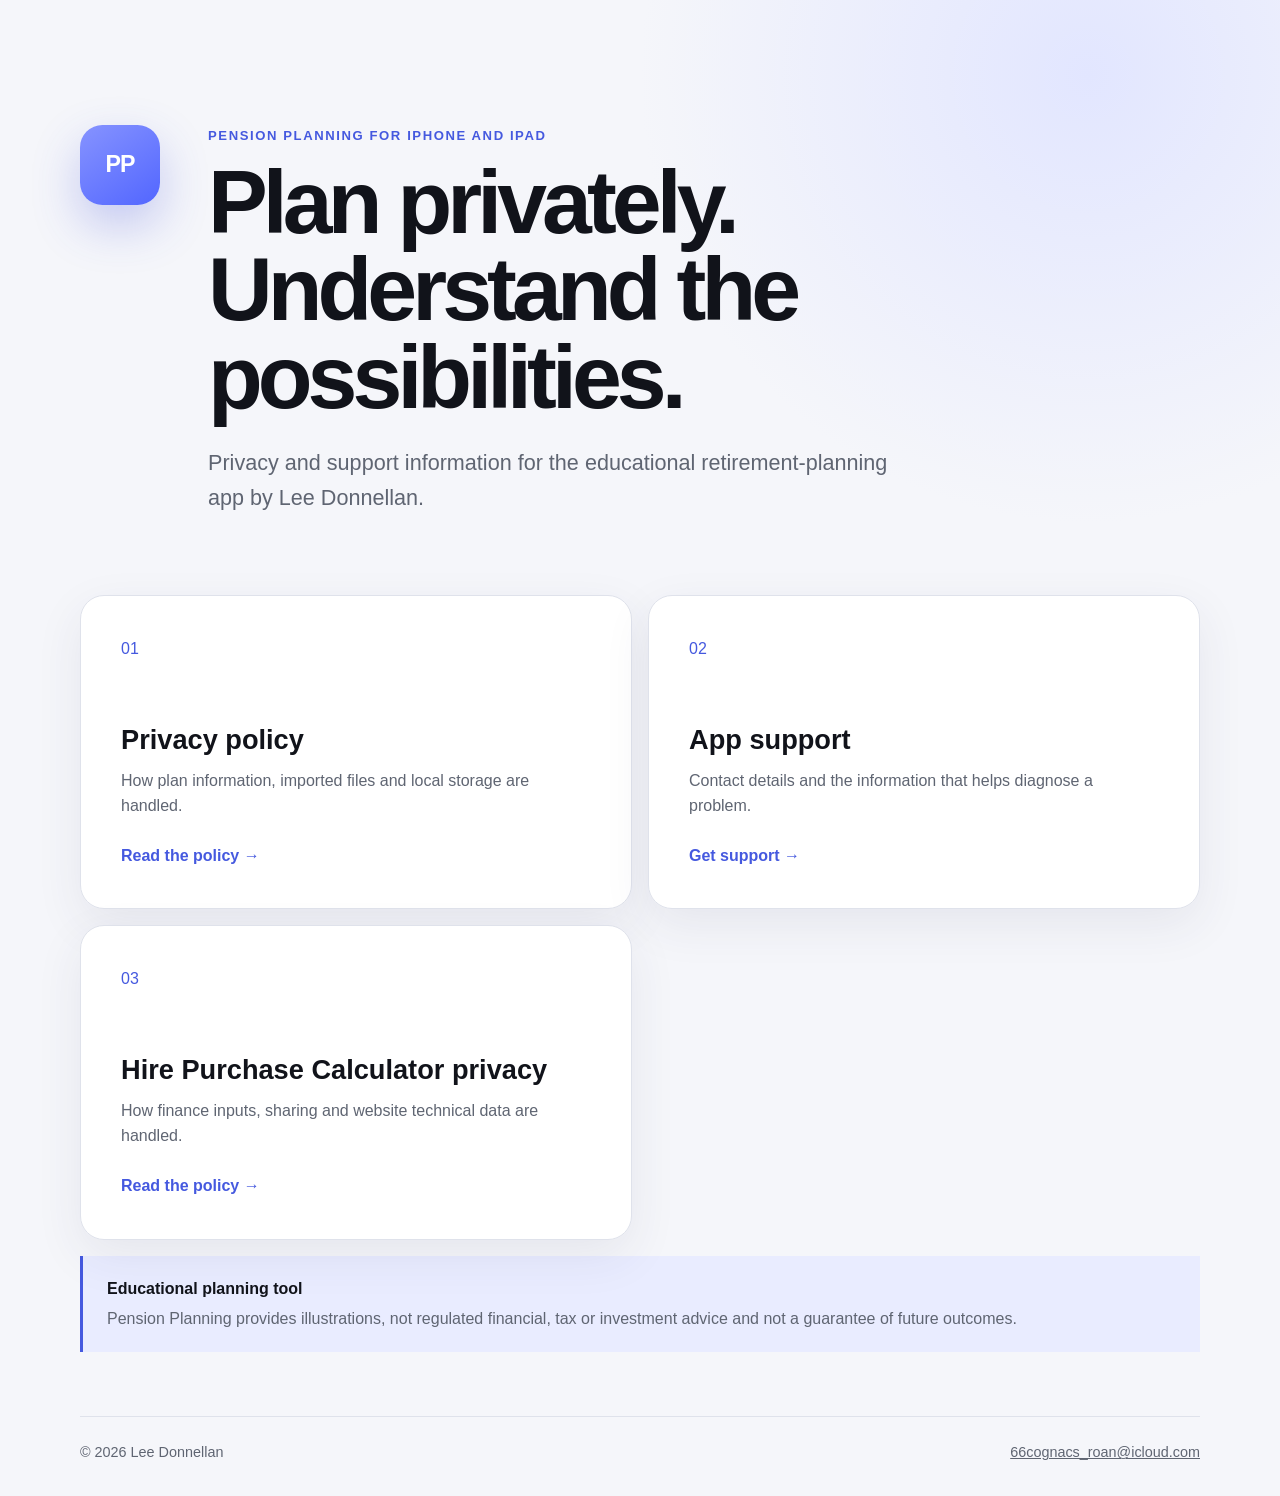
<file: index.html>
<!doctype html>
<html lang="en-GB">
<head>
  <meta charset="utf-8">
  <meta name="viewport" content="width=device-width, initial-scale=1">
  <meta name="description" content="Privacy and support information for the Pension Planning app.">
  <title>Pension Planning — Support</title>
  <link rel="stylesheet" href="styles.css">
</head>
<body>
  <main class="shell">
    <header class="hero">
      <div class="mark" aria-hidden="true">PP</div>
      <div>
        <p class="eyebrow">Pension Planning for iPhone and iPad</p>
        <h1>Plan privately.<br>Understand the possibilities.</h1>
        <p class="lede">Privacy and support information for the educational retirement-planning app by Lee Donnellan.</p>
      </div>
    </header>
    <section class="cards" aria-label="Information">
      <a class="card" href="privacy.html">
        <span class="card-number">01</span>
        <h2>Privacy policy</h2>
        <p>How plan information, imported files and local storage are handled.</p>
        <span class="card-link">Read the policy <span aria-hidden="true">→</span></span>
      </a>
      <a class="card" href="support.html">
        <span class="card-number">02</span>
        <h2>App support</h2>
        <p>Contact details and the information that helps diagnose a problem.</p>
        <span class="card-link">Get support <span aria-hidden="true">→</span></span>
      </a>
      <a class="card" href="hire-purchase-privacy.html">
        <span class="card-number">03</span>
        <h2>Hire Purchase Calculator privacy</h2>
        <p>How finance inputs, sharing and website technical data are handled.</p>
        <span class="card-link">Read the policy <span aria-hidden="true">→</span></span>
      </a>
    </section>
    <aside class="notice">
      <strong>Educational planning tool</strong>
      <p>Pension Planning provides illustrations, not regulated financial, tax or investment advice and not a guarantee of future outcomes.</p>
    </aside>
    <footer>
      <span>© 2026 Lee Donnellan</span>
      <a href="mailto:66cognacs_roan@icloud.com">66cognacs_roan@icloud.com</a>
    </footer>
  </main>
</body>
</html>
</file>
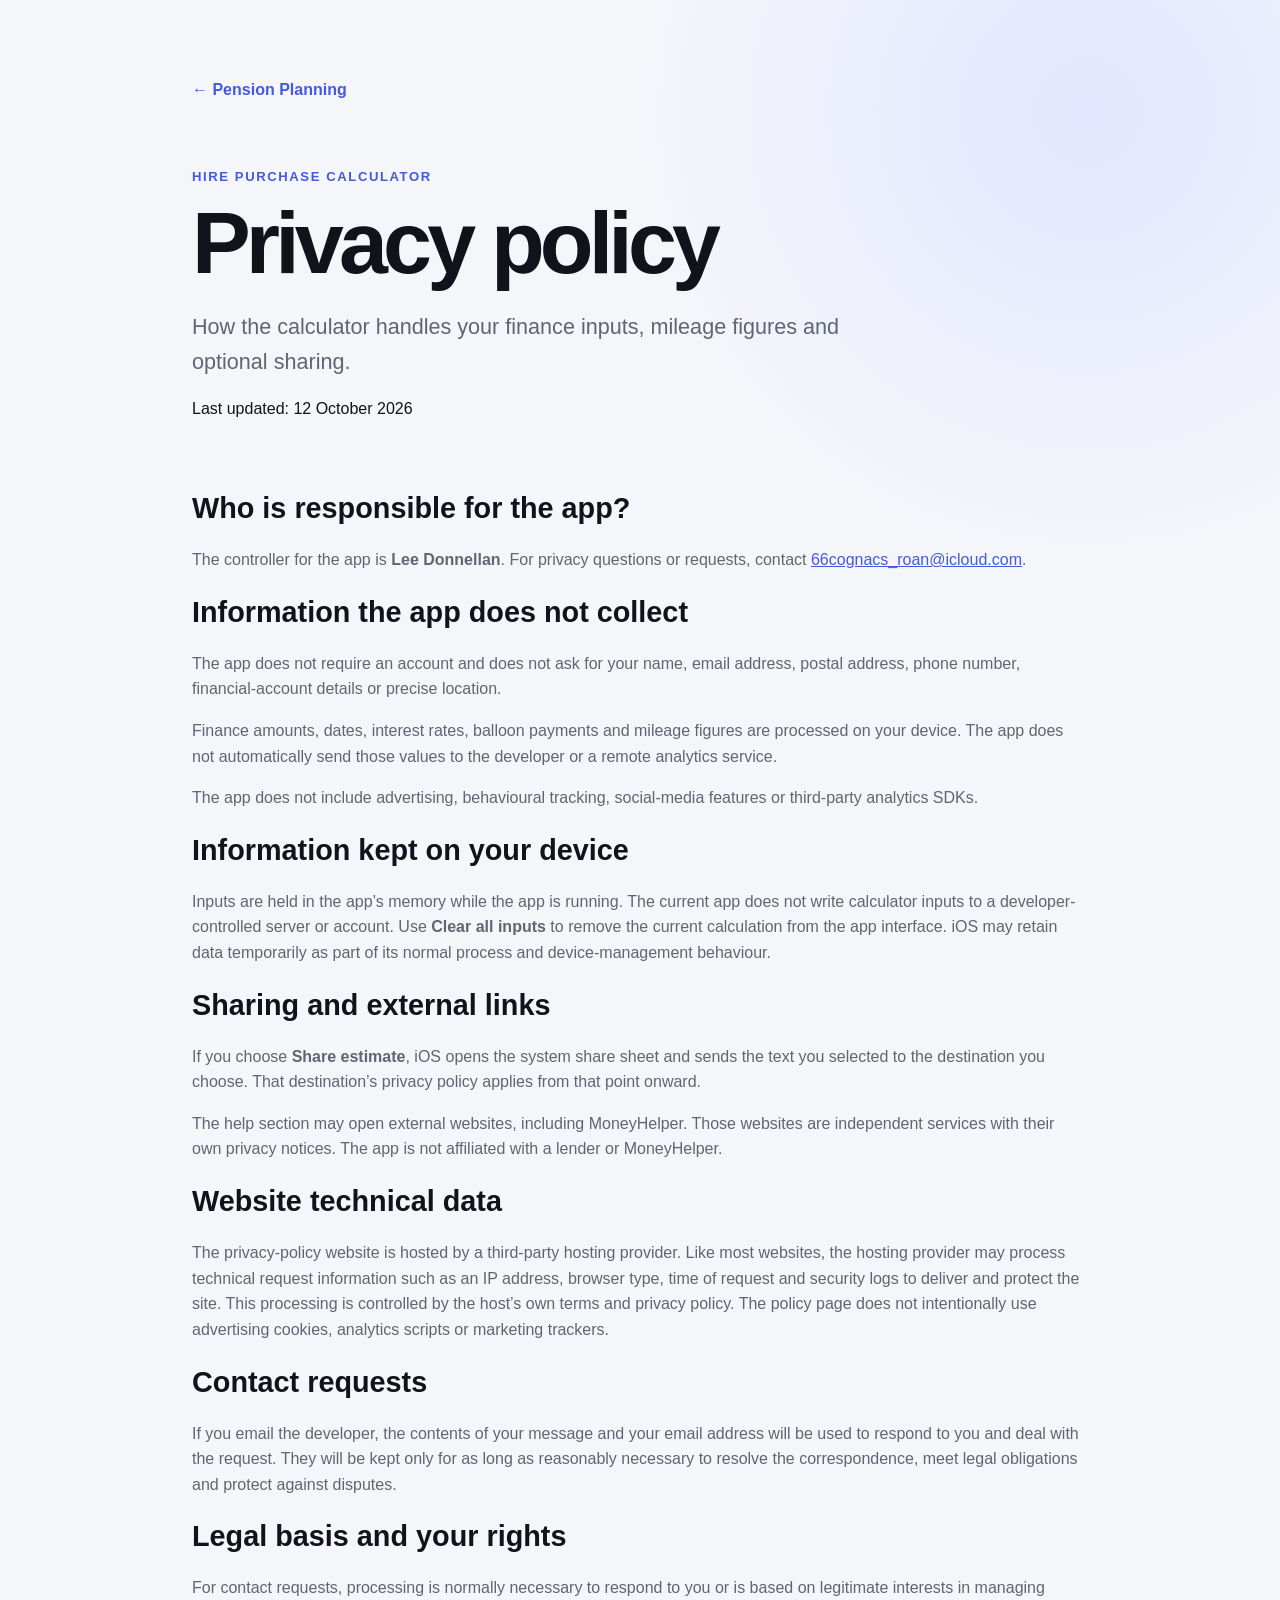
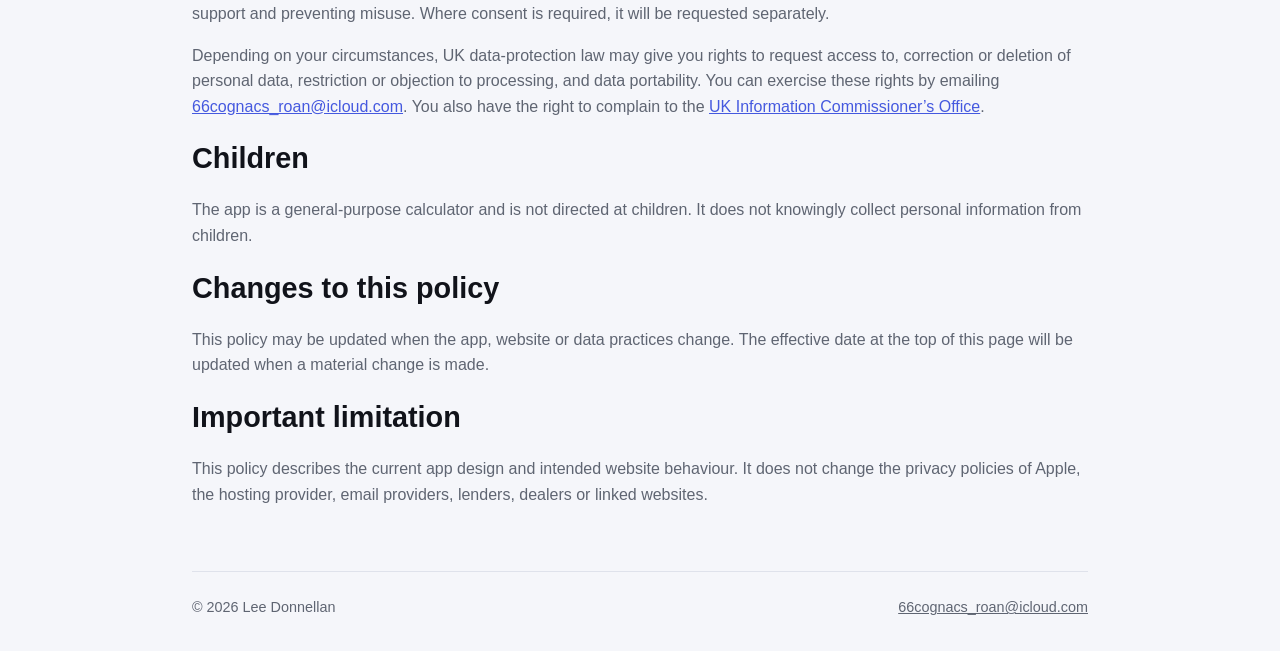
<file: hire-purchase-privacy.html>
<!doctype html>
<html lang="en-GB">
<head>
  <meta charset="utf-8">
  <meta name="viewport" content="width=device-width, initial-scale=1">
  <meta name="description" content="Privacy policy for the Hire Purchase Calculator app.">
  <title>Hire Purchase Calculator — Privacy policy</title>
  <link rel="stylesheet" href="styles.css">
</head>
<body>
  <main class="shell legal">
    <nav class="back"><a href="index.html">← Pension Planning</a></nav>
    <header class="legal-header">
      <p class="eyebrow">Hire Purchase Calculator</p>
      <h1>Privacy policy</h1>
      <p class="lede">How the calculator handles your finance inputs, mileage figures and optional sharing.</p>
      <p class="meta">Last updated: 12 October 2026</p>
    </header>
    <article>
      <h2>Who is responsible for the app?</h2>
      <p>The controller for the app is <strong>Lee Donnellan</strong>. For privacy questions or requests, contact <a href="mailto:66cognacs_roan@icloud.com">66cognacs_roan@icloud.com</a>.</p>
      <h2>Information the app does not collect</h2>
      <p>The app does not require an account and does not ask for your name, email address, postal address, phone number, financial-account details or precise location.</p>
      <p>Finance amounts, dates, interest rates, balloon payments and mileage figures are processed on your device. The app does not automatically send those values to the developer or a remote analytics service.</p>
      <p>The app does not include advertising, behavioural tracking, social-media features or third-party analytics SDKs.</p>
      <h2>Information kept on your device</h2>
      <p>Inputs are held in the app’s memory while the app is running. The current app does not write calculator inputs to a developer-controlled server or account. Use <strong>Clear all inputs</strong> to remove the current calculation from the app interface. iOS may retain data temporarily as part of its normal process and device-management behaviour.</p>
      <h2>Sharing and external links</h2>
      <p>If you choose <strong>Share estimate</strong>, iOS opens the system share sheet and sends the text you selected to the destination you choose. That destination’s privacy policy applies from that point onward.</p>
      <p>The help section may open external websites, including MoneyHelper. Those websites are independent services with their own privacy notices. The app is not affiliated with a lender or MoneyHelper.</p>
      <h2>Website technical data</h2>
      <p>The privacy-policy website is hosted by a third-party hosting provider. Like most websites, the hosting provider may process technical request information such as an IP address, browser type, time of request and security logs to deliver and protect the site. This processing is controlled by the host’s own terms and privacy policy. The policy page does not intentionally use advertising cookies, analytics scripts or marketing trackers.</p>
      <h2>Contact requests</h2>
      <p>If you email the developer, the contents of your message and your email address will be used to respond to you and deal with the request. They will be kept only for as long as reasonably necessary to resolve the correspondence, meet legal obligations and protect against disputes.</p>
      <h2>Legal basis and your rights</h2>
      <p>For contact requests, processing is normally necessary to respond to you or is based on legitimate interests in managing support and preventing misuse. Where consent is required, it will be requested separately.</p>
      <p>Depending on your circumstances, UK data-protection law may give you rights to request access to, correction or deletion of personal data, restriction or objection to processing, and data portability. You can exercise these rights by emailing <a href="mailto:66cognacs_roan@icloud.com">66cognacs_roan@icloud.com</a>. You also have the right to complain to the <a href="https://ico.org.uk/make-a-complaint/">UK Information Commissioner’s Office</a>.</p>
      <h2>Children</h2>
      <p>The app is a general-purpose calculator and is not directed at children. It does not knowingly collect personal information from children.</p>
      <h2>Changes to this policy</h2>
      <p>This policy may be updated when the app, website or data practices change. The effective date at the top of this page will be updated when a material change is made.</p>
      <h2>Important limitation</h2>
      <p>This policy describes the current app design and intended website behaviour. It does not change the privacy policies of Apple, the hosting provider, email providers, lenders, dealers or linked websites.</p>
    </article>
    <footer><span>© 2026 Lee Donnellan</span><a href="mailto:66cognacs_roan@icloud.com">66cognacs_roan@icloud.com</a></footer>
  </main>
</body>
</html>
</file>
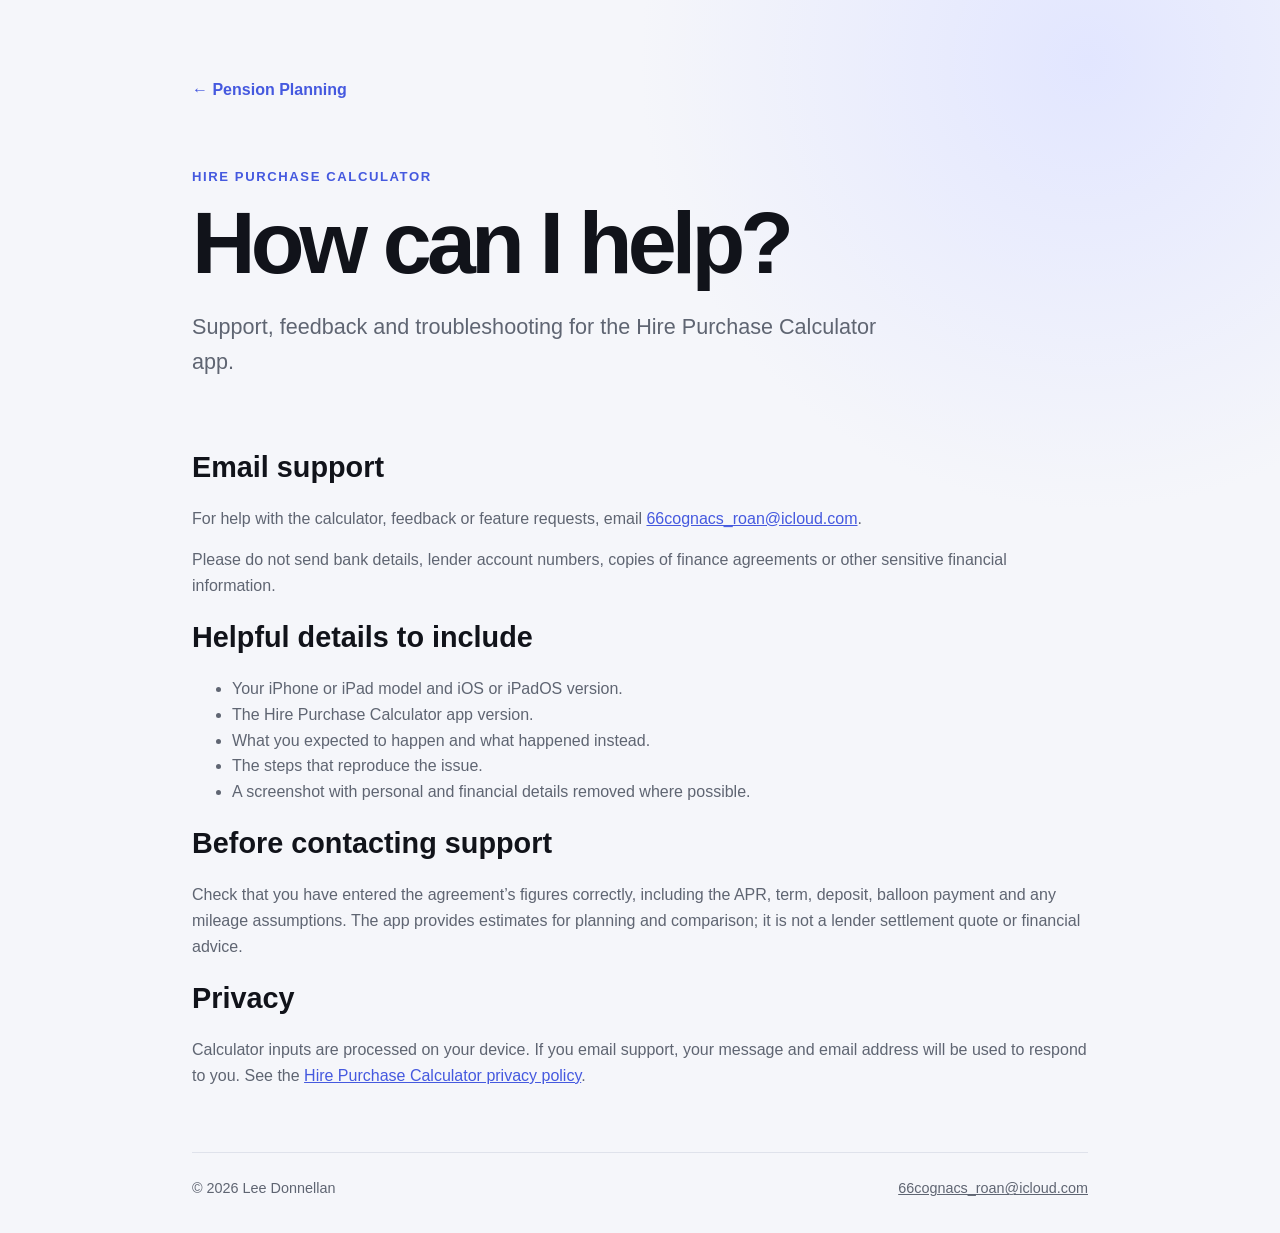
<file: hire-purchase-support.html>
<!doctype html>
<html lang="en-GB">
<head>
  <meta charset="utf-8">
  <meta name="viewport" content="width=device-width, initial-scale=1">
  <meta name="description" content="Support for the Hire Purchase Calculator app.">
  <title>Hire Purchase Calculator — Support</title>
  <link rel="stylesheet" href="styles.css">
</head>
<body>
  <main class="shell legal">
    <nav class="back"><a href="index.html">← Pension Planning</a></nav>
    <header class="legal-header">
      <p class="eyebrow">Hire Purchase Calculator</p>
      <h1>How can I help?</h1>
      <p class="lede">Support, feedback and troubleshooting for the Hire Purchase Calculator app.</p>
    </header>
    <article>
      <h2>Email support</h2>
      <p>For help with the calculator, feedback or feature requests, email <a href="mailto:66cognacs_roan@icloud.com?subject=Hire%20Purchase%20Calculator%20support">66cognacs_roan@icloud.com</a>.</p>
      <p>Please do not send bank details, lender account numbers, copies of finance agreements or other sensitive financial information.</p>
      <h2>Helpful details to include</h2>
      <ul>
        <li>Your iPhone or iPad model and iOS or iPadOS version.</li>
        <li>The Hire Purchase Calculator app version.</li>
        <li>What you expected to happen and what happened instead.</li>
        <li>The steps that reproduce the issue.</li>
        <li>A screenshot with personal and financial details removed where possible.</li>
      </ul>
      <h2>Before contacting support</h2>
      <p>Check that you have entered the agreement’s figures correctly, including the APR, term, deposit, balloon payment and any mileage assumptions. The app provides estimates for planning and comparison; it is not a lender settlement quote or financial advice.</p>
      <h2>Privacy</h2>
      <p>Calculator inputs are processed on your device. If you email support, your message and email address will be used to respond to you. See the <a href="hire-purchase-privacy.html">Hire Purchase Calculator privacy policy</a>.</p>
    </article>
    <footer><span>© 2026 Lee Donnellan</span><a href="mailto:66cognacs_roan@icloud.com">66cognacs_roan@icloud.com</a></footer>
  </main>
</body>
</html>
</file>
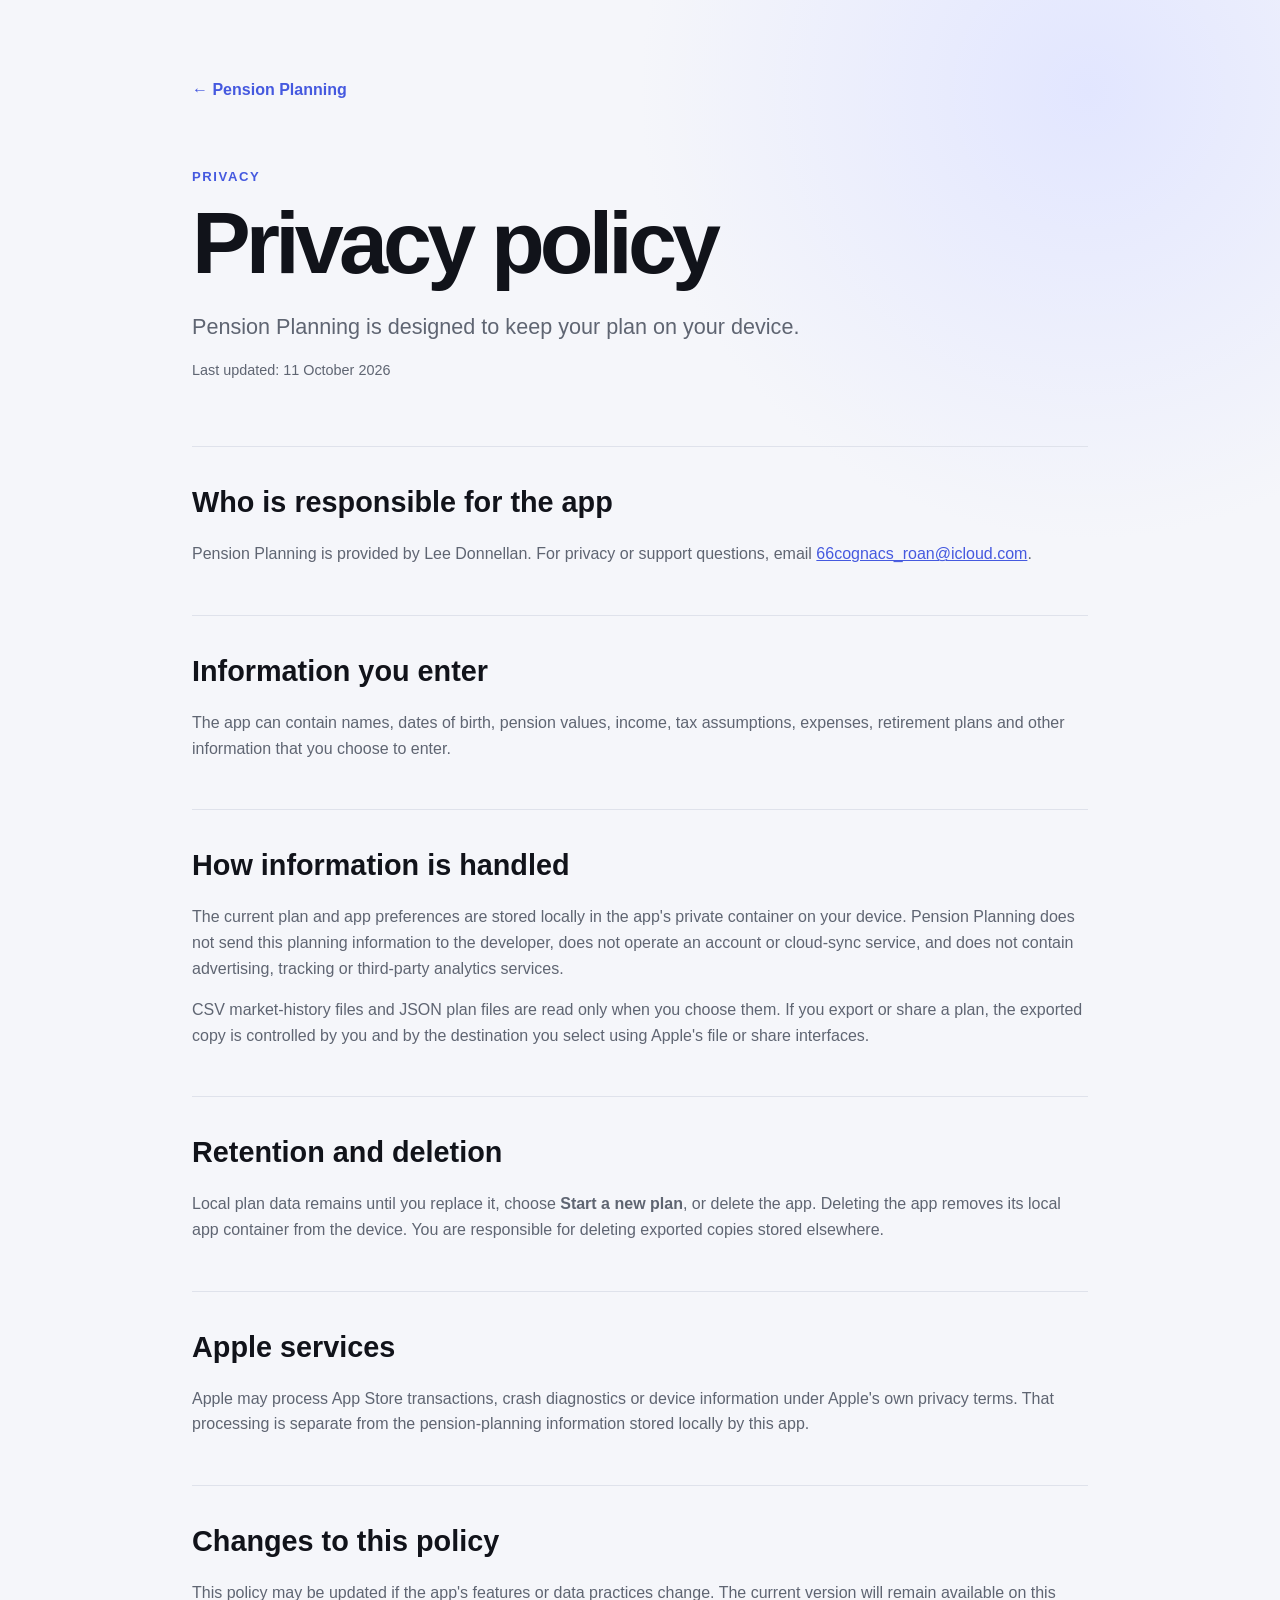
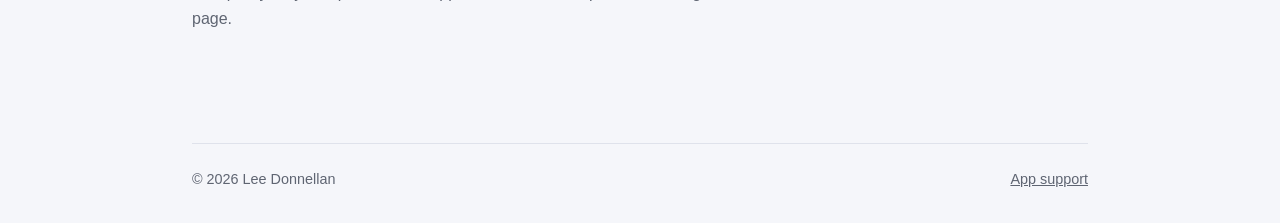
<file: privacy.html>
<!doctype html>
<html lang="en-GB">
<head>
  <meta charset="utf-8">
  <meta name="viewport" content="width=device-width, initial-scale=1">
  <meta name="description" content="Privacy policy for the Pension Planning app.">
  <title>Privacy Policy — Pension Planning</title>
  <link rel="stylesheet" href="styles.css">
</head>
<body>
  <main class="shell legal">
    <nav><a href="index.html">← Pension Planning</a></nav>
    <header>
      <p class="eyebrow">Privacy</p>
      <h1>Privacy policy</h1>
      <p class="lede">Pension Planning is designed to keep your plan on your device.</p>
      <p class="updated">Last updated: 11 October 2026</p>
    </header>

    <article>
      <section>
        <h2>Who is responsible for the app</h2>
        <p>Pension Planning is provided by Lee Donnellan. For privacy or support questions, email <a href="mailto:66cognacs_roan@icloud.com">66cognacs_roan@icloud.com</a>.</p>
      </section>

      <section>
        <h2>Information you enter</h2>
        <p>The app can contain names, dates of birth, pension values, income, tax assumptions, expenses, retirement plans and other information that you choose to enter.</p>
      </section>

      <section>
        <h2>How information is handled</h2>
        <p>The current plan and app preferences are stored locally in the app's private container on your device. Pension Planning does not send this planning information to the developer, does not operate an account or cloud-sync service, and does not contain advertising, tracking or third-party analytics services.</p>
        <p>CSV market-history files and JSON plan files are read only when you choose them. If you export or share a plan, the exported copy is controlled by you and by the destination you select using Apple's file or share interfaces.</p>
      </section>

      <section>
        <h2>Retention and deletion</h2>
        <p>Local plan data remains until you replace it, choose <strong>Start a new plan</strong>, or delete the app. Deleting the app removes its local app container from the device. You are responsible for deleting exported copies stored elsewhere.</p>
      </section>

      <section>
        <h2>Apple services</h2>
        <p>Apple may process App Store transactions, crash diagnostics or device information under Apple's own privacy terms. That processing is separate from the pension-planning information stored locally by this app.</p>
      </section>

      <section>
        <h2>Changes to this policy</h2>
        <p>This policy may be updated if the app's features or data practices change. The current version will remain available on this page.</p>
      </section>
    </article>

    <footer>
      <span>© 2026 Lee Donnellan</span>
      <a href="support.html">App support</a>
    </footer>
  </main>
</body>
</html>
</file>
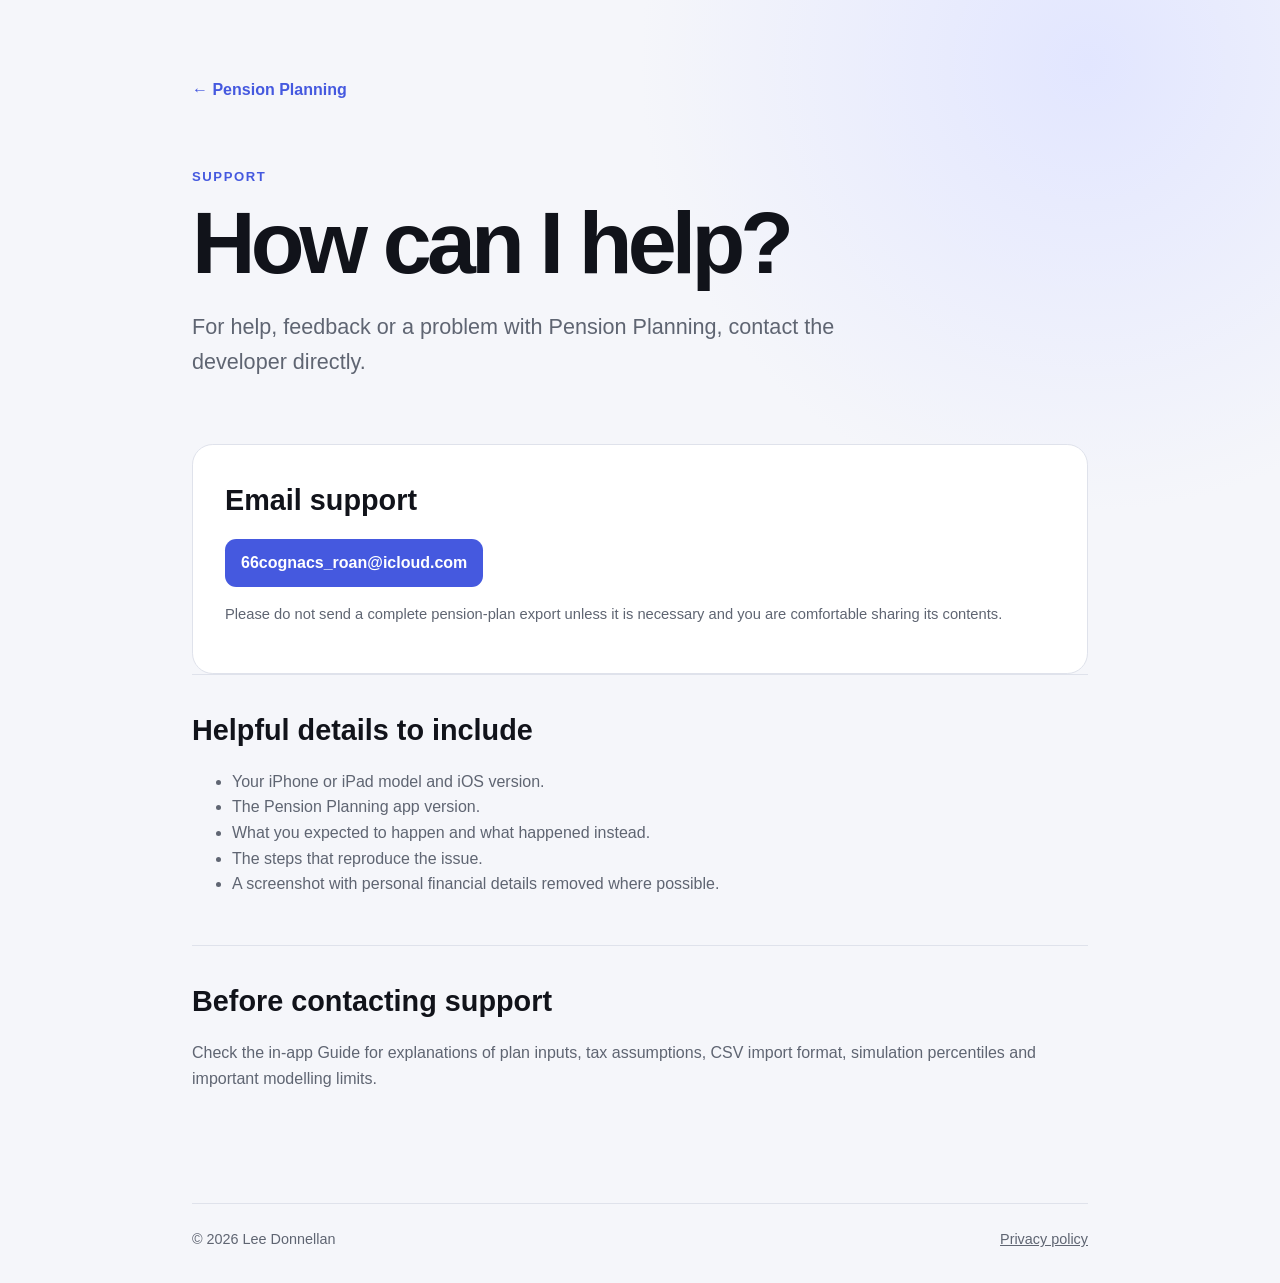
<file: support.html>
<!doctype html>
<html lang="en-GB">
<head>
  <meta charset="utf-8">
  <meta name="viewport" content="width=device-width, initial-scale=1">
  <meta name="description" content="Support for the Pension Planning app.">
  <title>App Support — Pension Planning</title>
  <link rel="stylesheet" href="styles.css">
</head>
<body>
  <main class="shell legal">
    <nav><a href="index.html">← Pension Planning</a></nav>
    <header>
      <p class="eyebrow">Support</p>
      <h1>How can I help?</h1>
      <p class="lede">For help, feedback or a problem with Pension Planning, contact the developer directly.</p>
    </header>
    <article>
      <section class="contact-panel">
        <h2>Email support</h2>
        <p><a class="email-button" href="mailto:66cognacs_roan@icloud.com?subject=Pension%20Planning%20support">66cognacs_roan@icloud.com</a></p>
        <p class="muted">Please do not send a complete pension-plan export unless it is necessary and you are comfortable sharing its contents.</p>
      </section>
      <section>
        <h2>Helpful details to include</h2>
        <ul>
          <li>Your iPhone or iPad model and iOS version.</li>
          <li>The Pension Planning app version.</li>
          <li>What you expected to happen and what happened instead.</li>
          <li>The steps that reproduce the issue.</li>
          <li>A screenshot with personal financial details removed where possible.</li>
        </ul>
      </section>
      <section>
        <h2>Before contacting support</h2>
        <p>Check the in-app Guide for explanations of plan inputs, tax assumptions, CSV import format, simulation percentiles and important modelling limits.</p>
      </section>
    </article>
    <footer>
      <span>© 2026 Lee Donnellan</span>
      <a href="privacy.html">Privacy policy</a>
    </footer>
  </main>
</body>
</html>
</file>
<file: styles.css>
:root {
  color-scheme: light dark;
  --background: #07080b;
  --surface: #12151c;
  --surface-raised: #1a1e28;
  --text: #f7f8fb;
  --muted: #a4a9b5;
  --line: #2b3040;
  --accent: #7787ff;
  --accent-soft: #1d254f;
  font-family: -apple-system, BlinkMacSystemFont, "SF Pro Display", "Helvetica Neue", sans-serif;
}

* { box-sizing: border-box; }

body {
  margin: 0;
  min-height: 100vh;
  background:
    radial-gradient(circle at 85% 5%, rgba(91, 112, 255, 0.2), transparent 28rem),
    var(--background);
  color: var(--text);
  line-height: 1.6;
}

a { color: inherit; }

.shell {
  width: min(70rem, calc(100% - 2rem));
  margin: 0 auto;
  padding: clamp(2rem, 6vw, 5rem) 0 2rem;
}

.hero {
  display: grid;
  grid-template-columns: auto 1fr;
  gap: clamp(1.5rem, 4vw, 3rem);
  align-items: start;
  padding: 3rem 0 5rem;
}

.mark {
  display: grid;
  place-items: center;
  width: 5rem;
  aspect-ratio: 1;
  border-radius: 1.4rem;
  background: linear-gradient(145deg, #8693ff, #5266ff);
  color: white;
  font-size: 1.45rem;
  font-weight: 800;
  letter-spacing: -0.04em;
  box-shadow: 0 1.25rem 3rem rgba(63, 80, 220, 0.28);
}

.eyebrow {
  margin: 0 0 0.8rem;
  color: var(--accent);
  font-size: 0.82rem;
  font-weight: 750;
  letter-spacing: 0.12em;
  text-transform: uppercase;
}

h1 {
  max-width: 16ch;
  margin: 0;
  font-size: clamp(2.8rem, 7vw, 6rem);
  line-height: 0.98;
  letter-spacing: -0.055em;
}

.lede {
  max-width: 44rem;
  margin: 1.5rem 0 0;
  color: var(--muted);
  font-size: clamp(1.05rem, 2vw, 1.35rem);
}

.cards {
  display: grid;
  grid-template-columns: repeat(2, minmax(0, 1fr));
  gap: 1rem;
}

.card {
  min-height: 18rem;
  padding: clamp(1.5rem, 4vw, 2.5rem);
  border: 1px solid var(--line);
  border-radius: 1.5rem;
  background: linear-gradient(145deg, var(--surface-raised), var(--surface));
  text-decoration: none;
  transition: transform 160ms ease, border-color 160ms ease;
}

.card:hover, .card:focus-visible {
  transform: translateY(-3px);
  border-color: var(--accent);
}

.card-number { color: var(--accent); font-variant-numeric: tabular-nums; }
.card h2 { margin: 3.5rem 0 0.4rem; font-size: 1.7rem; }
.card p { max-width: 32rem; margin: 0; color: var(--muted); }
.card-link { display: inline-block; margin-top: 1.5rem; color: var(--accent); font-weight: 700; }

.notice {
  margin: 1rem 0 4rem;
  padding: 1.3rem 1.5rem;
  border-left: 3px solid var(--accent);
  background: var(--accent-soft);
}
.notice p { margin: 0.25rem 0 0; color: var(--muted); }

footer {
  display: flex;
  justify-content: space-between;
  gap: 1rem;
  padding-top: 1.5rem;
  border-top: 1px solid var(--line);
  color: var(--muted);
  font-size: 0.9rem;
}

.legal { max-width: 56rem; }
.legal nav { margin-bottom: 4rem; }
.legal nav a { color: var(--accent); text-decoration: none; font-weight: 700; }
.legal h1 { max-width: none; font-size: clamp(2.8rem, 8vw, 5.5rem); }
.updated { color: var(--muted); font-size: 0.9rem; }
.legal article { margin: 4rem 0; }
.legal article section { padding: 2rem 0; border-top: 1px solid var(--line); }
.legal h2 { margin: 0 0 0.65rem; font-size: clamp(1.3rem, 3vw, 1.8rem); }
.legal article p, .legal li { color: var(--muted); }
.legal article a { color: var(--accent); }
.contact-panel { padding: 2rem !important; border: 1px solid var(--line) !important; border-radius: 1.3rem; background: var(--surface); }
.email-button { display: inline-block; padding: 0.7rem 1rem; border-radius: 0.7rem; background: var(--accent); color: white !important; font-weight: 750; text-decoration: none; }
.muted { font-size: 0.92rem; }

@media (max-width: 42rem) {
  .hero { grid-template-columns: 1fr; padding-top: 1rem; }
  .mark { width: 4rem; border-radius: 1.1rem; }
  .cards { grid-template-columns: 1fr; }
  .card { min-height: 15rem; }
  footer { flex-direction: column; }
}

@media (prefers-color-scheme: light) {
  :root {
    --background: #f5f6fa;
    --surface: #ffffff;
    --surface-raised: #ffffff;
    --text: #11131a;
    --muted: #5f6572;
    --line: #dfe2eb;
    --accent: #4559df;
    --accent-soft: #e9ecff;
  }
  body { background: radial-gradient(circle at 85% 5%, #e2e6ff, transparent 28rem), var(--background); }
  .card { box-shadow: 0 1rem 3rem rgba(45, 55, 90, 0.08); }
}
</file>
